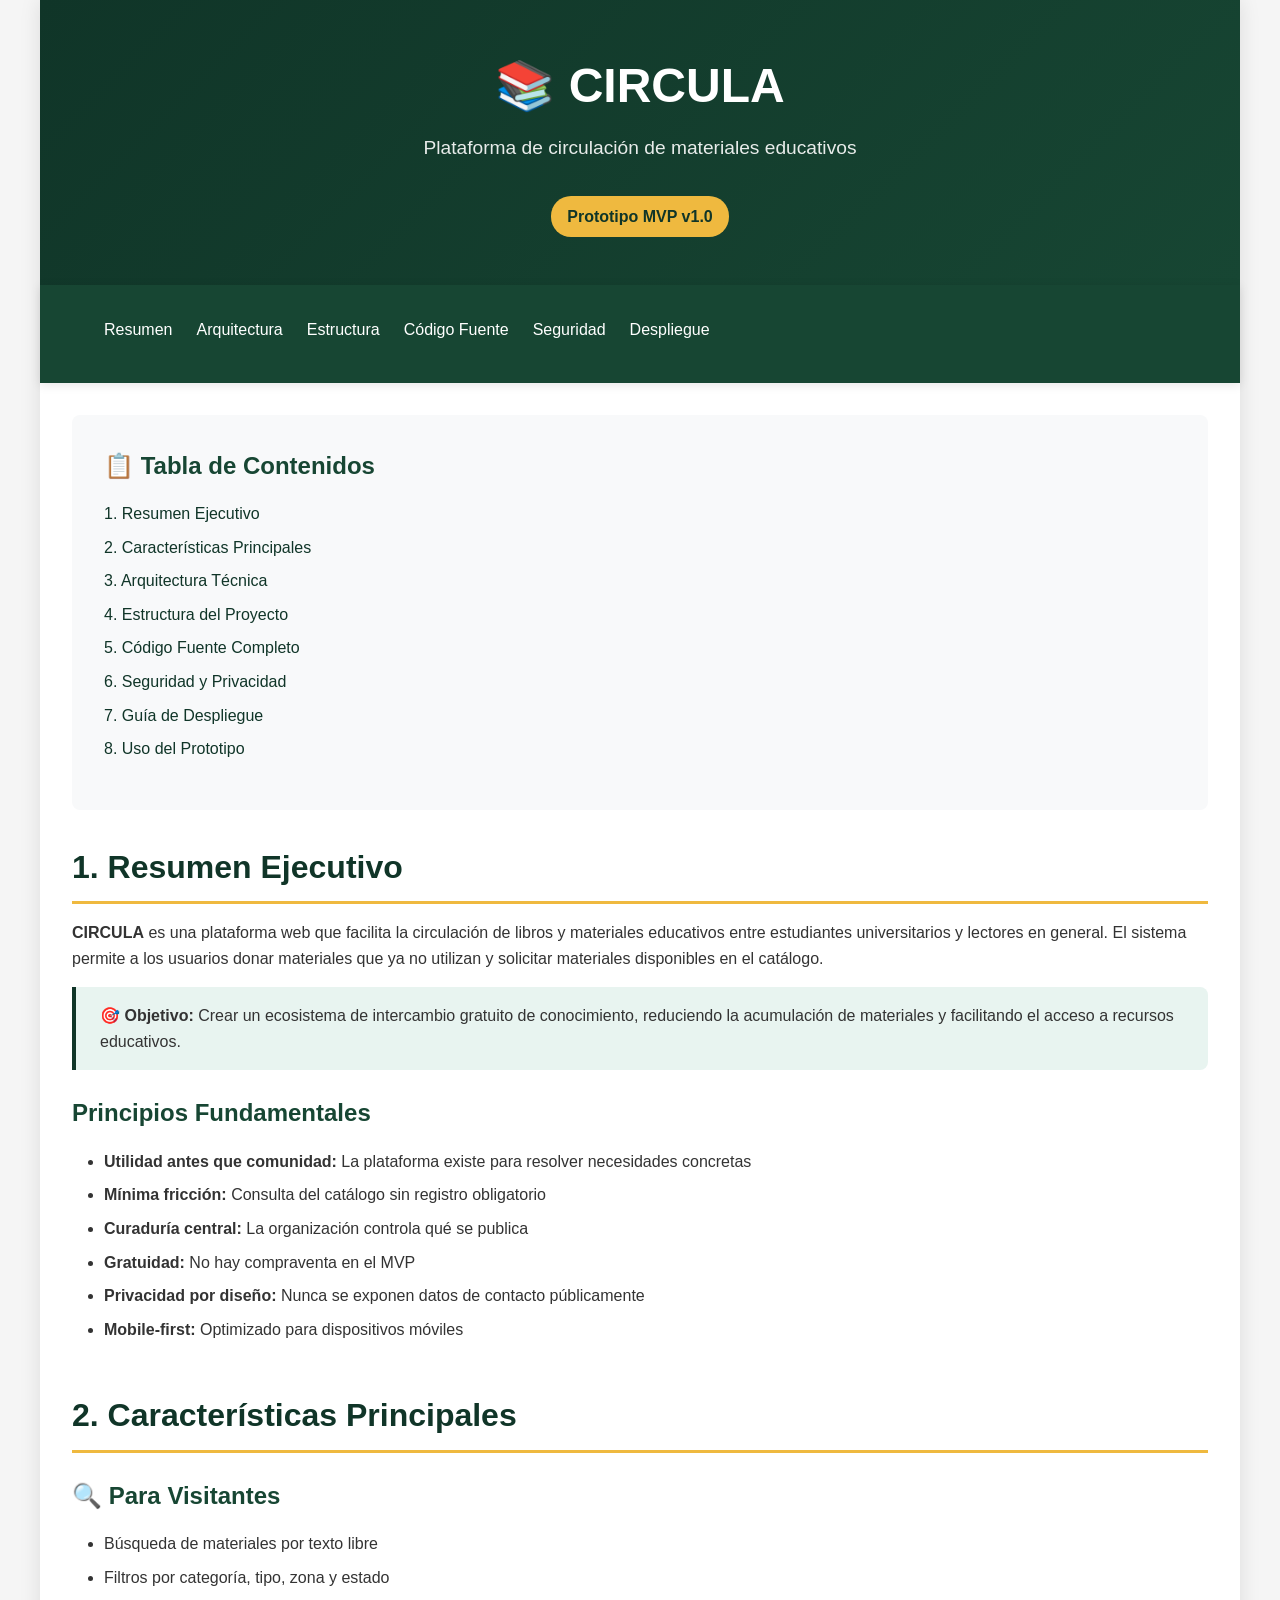
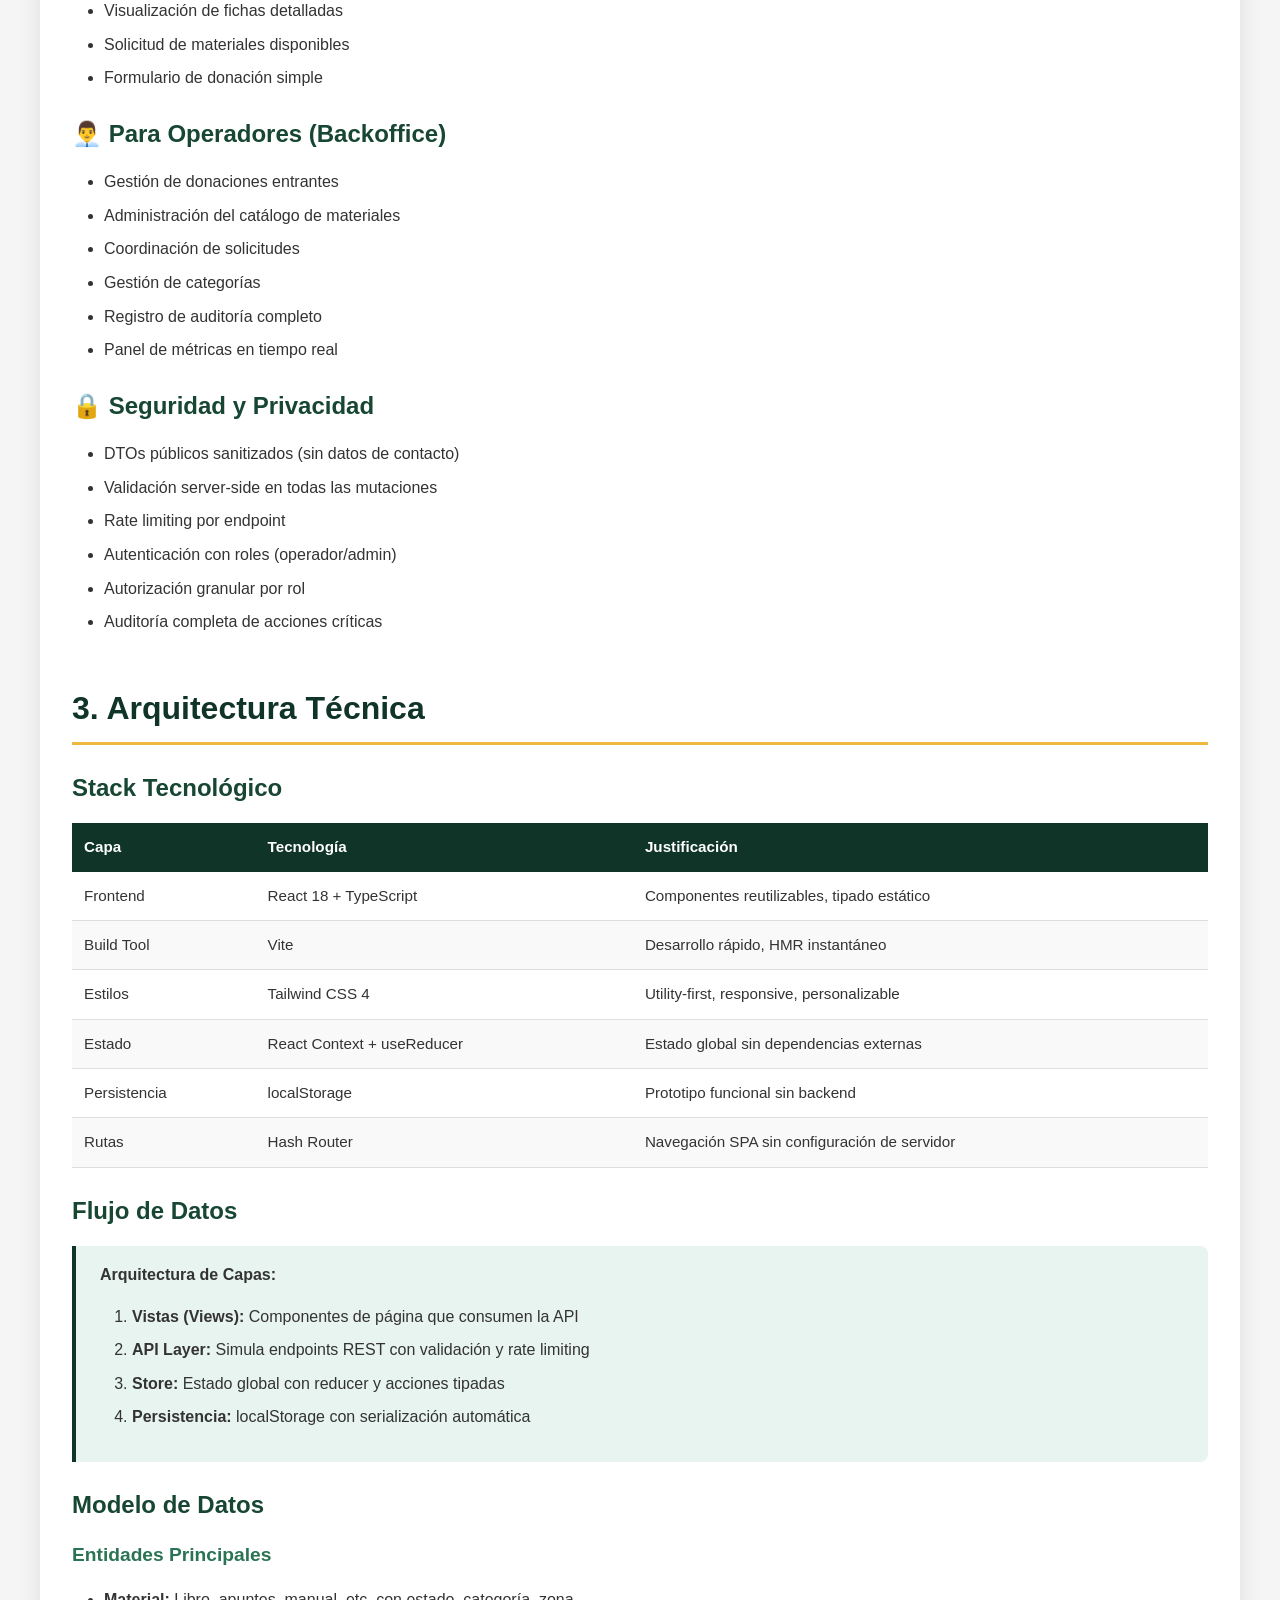
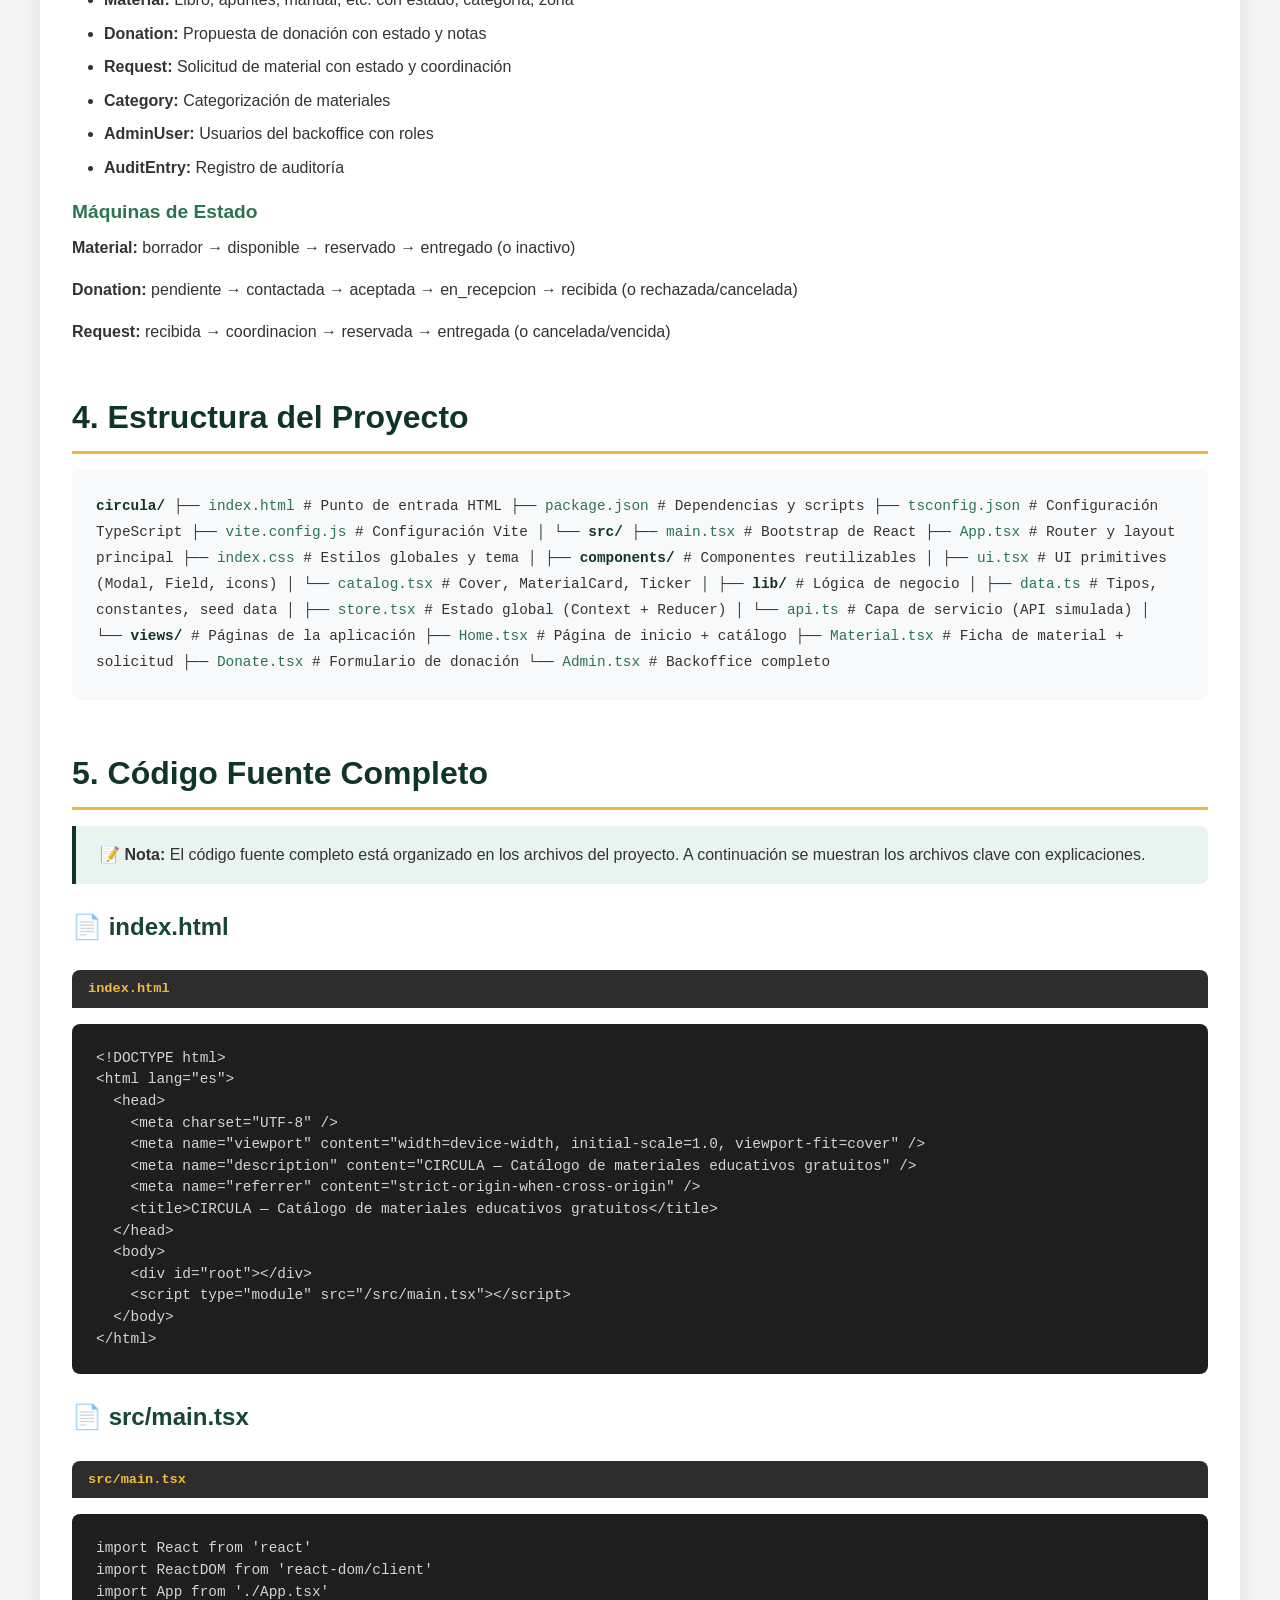
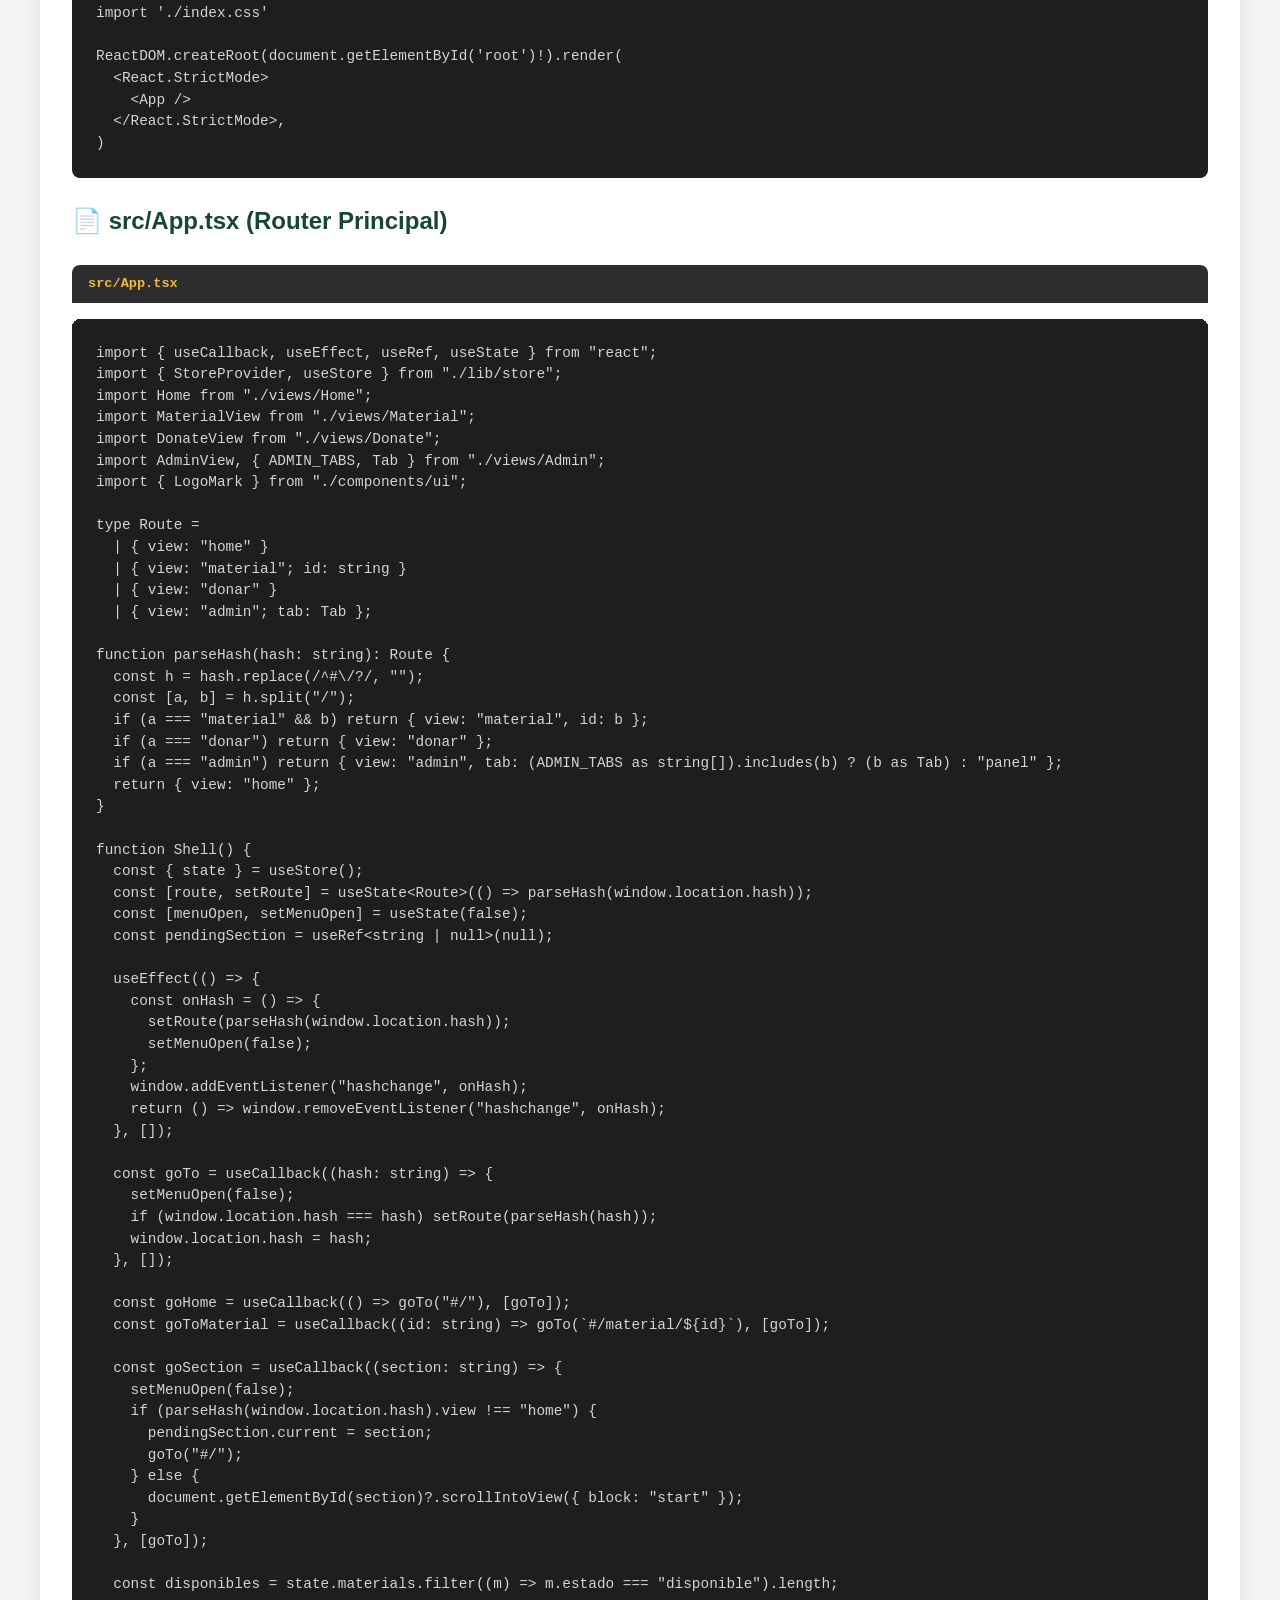
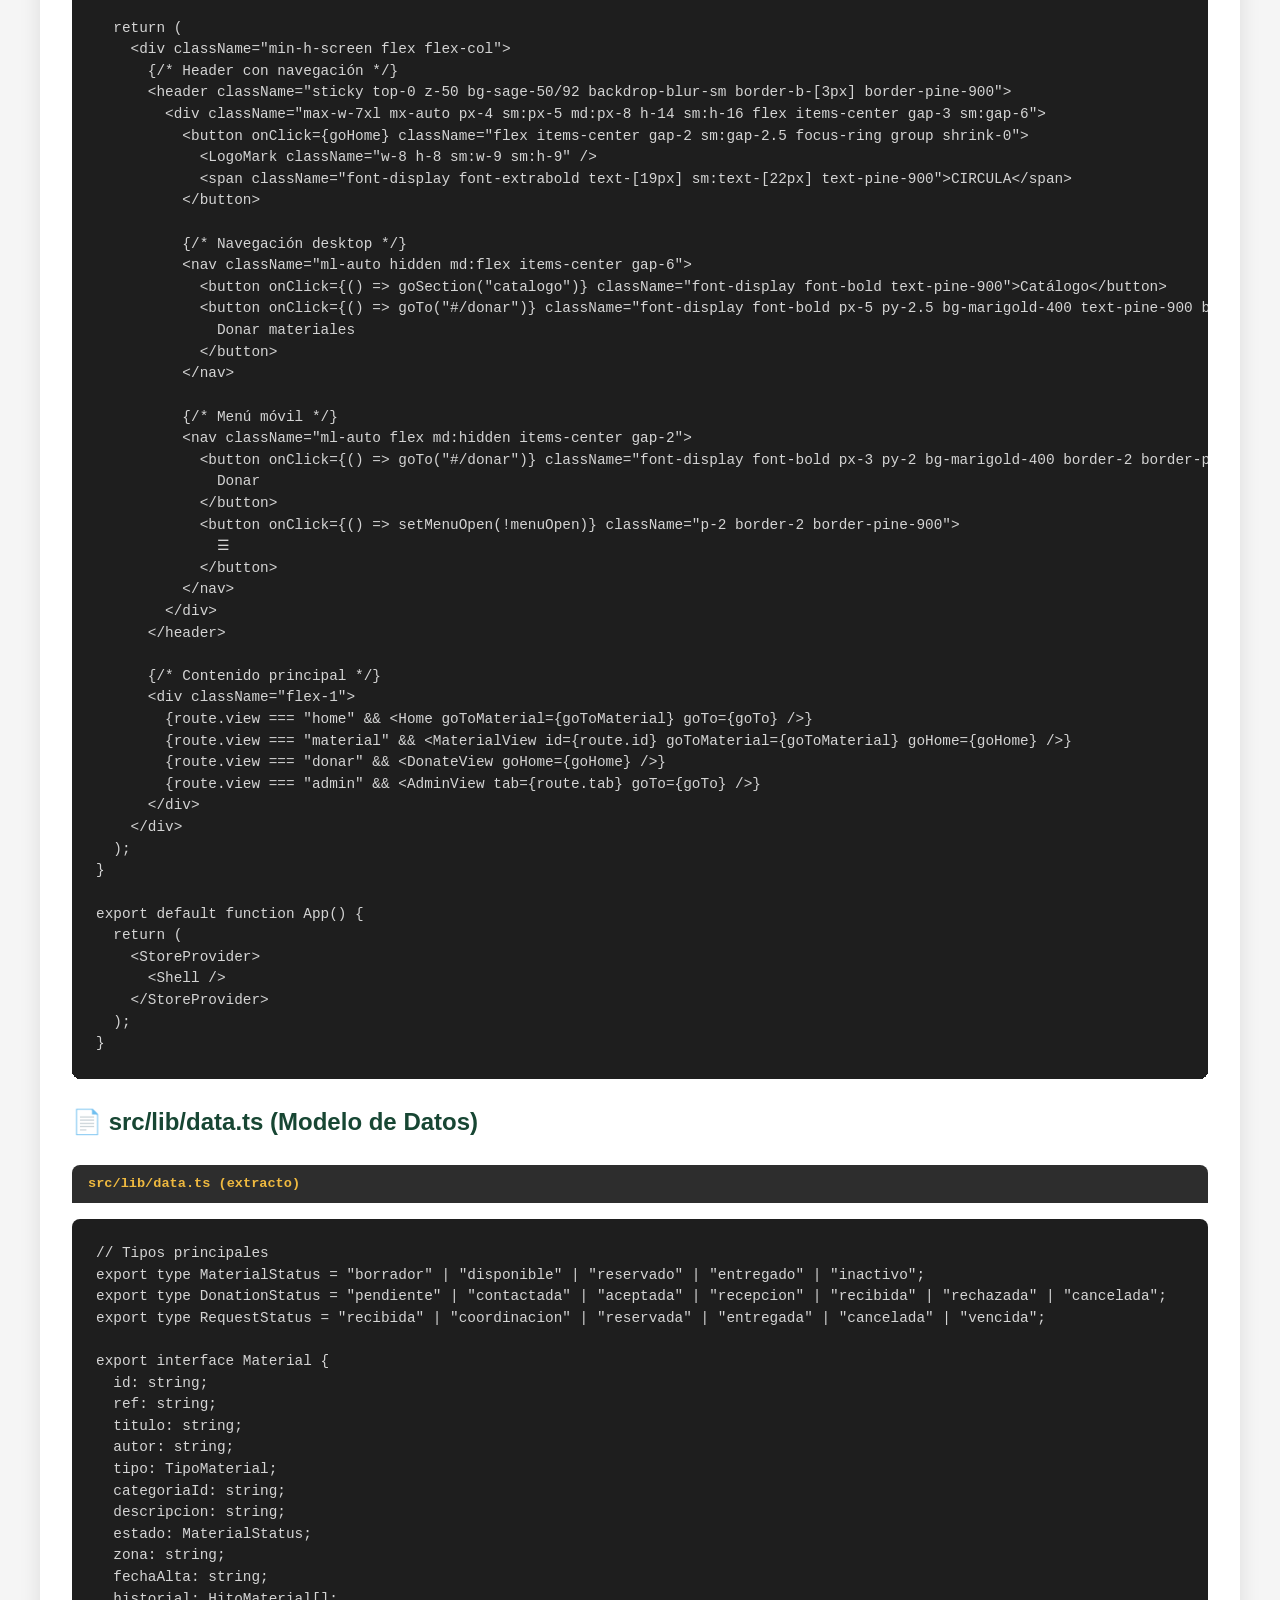
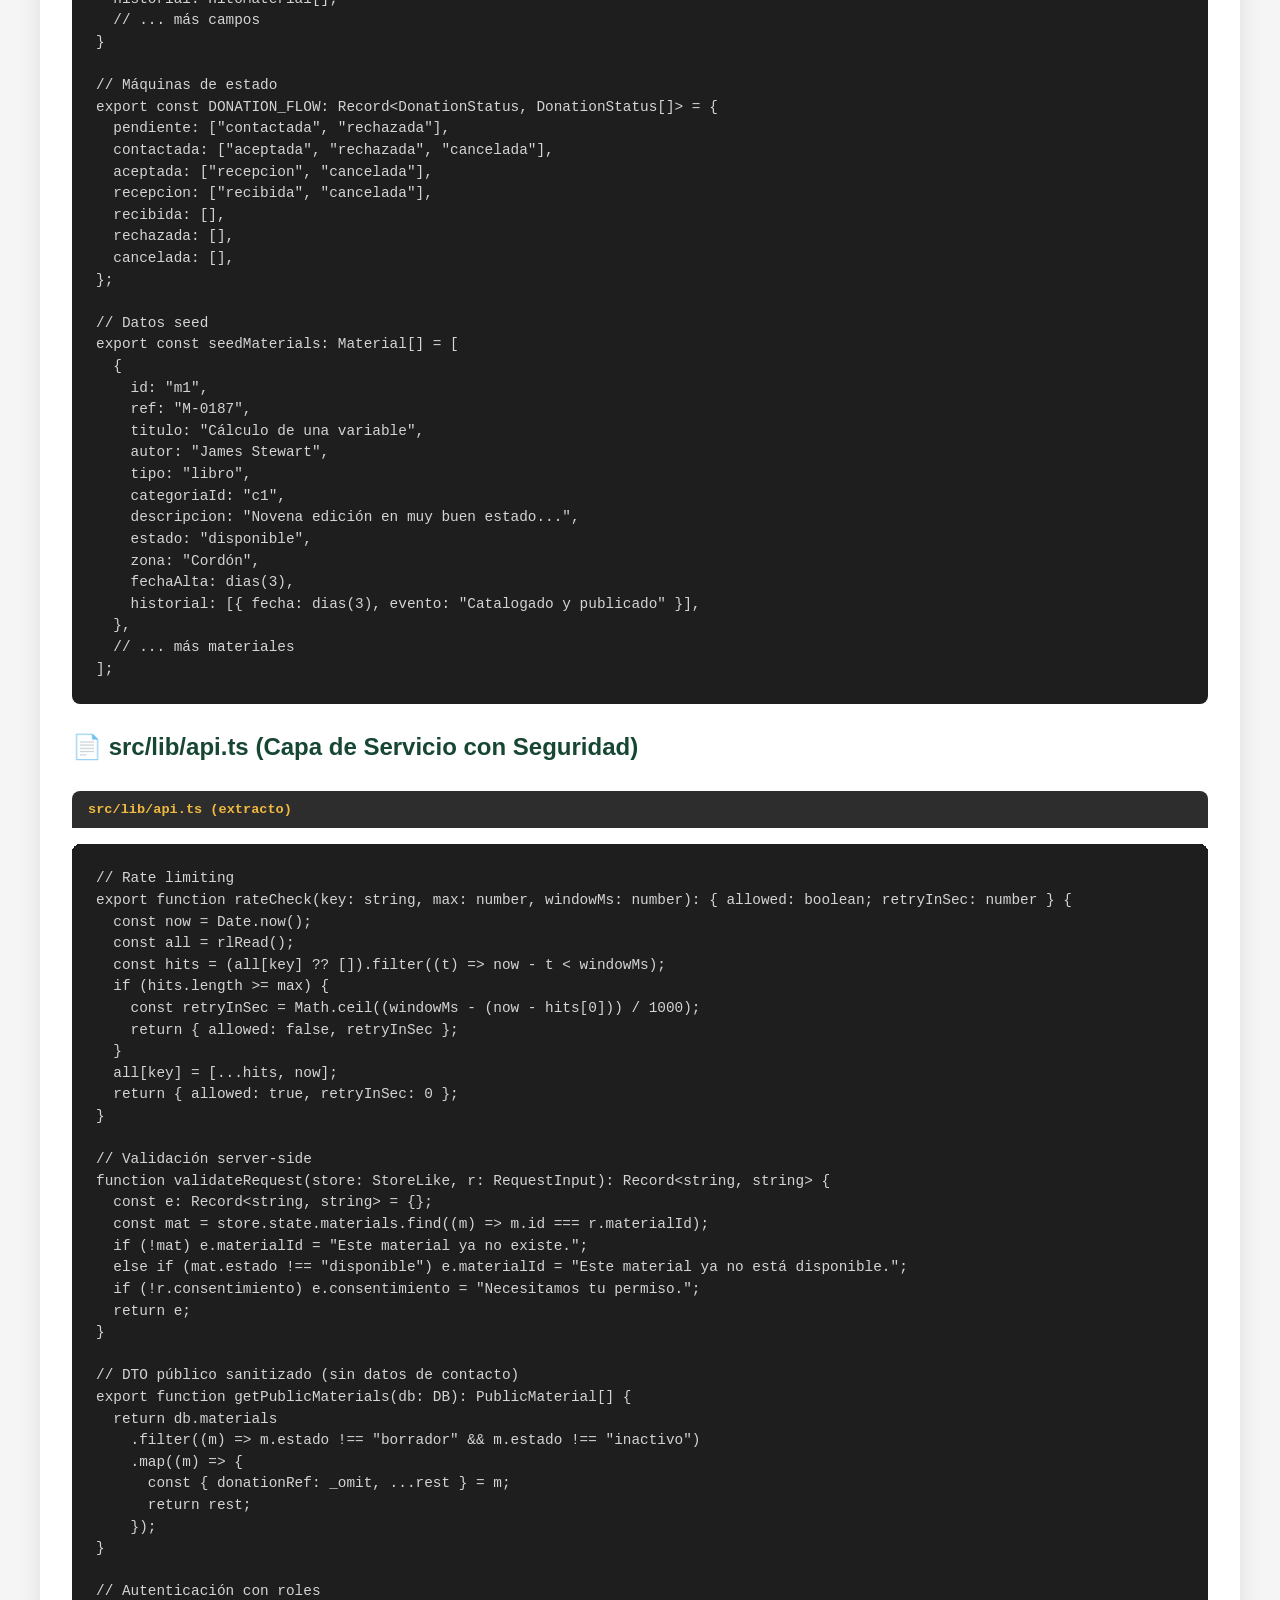
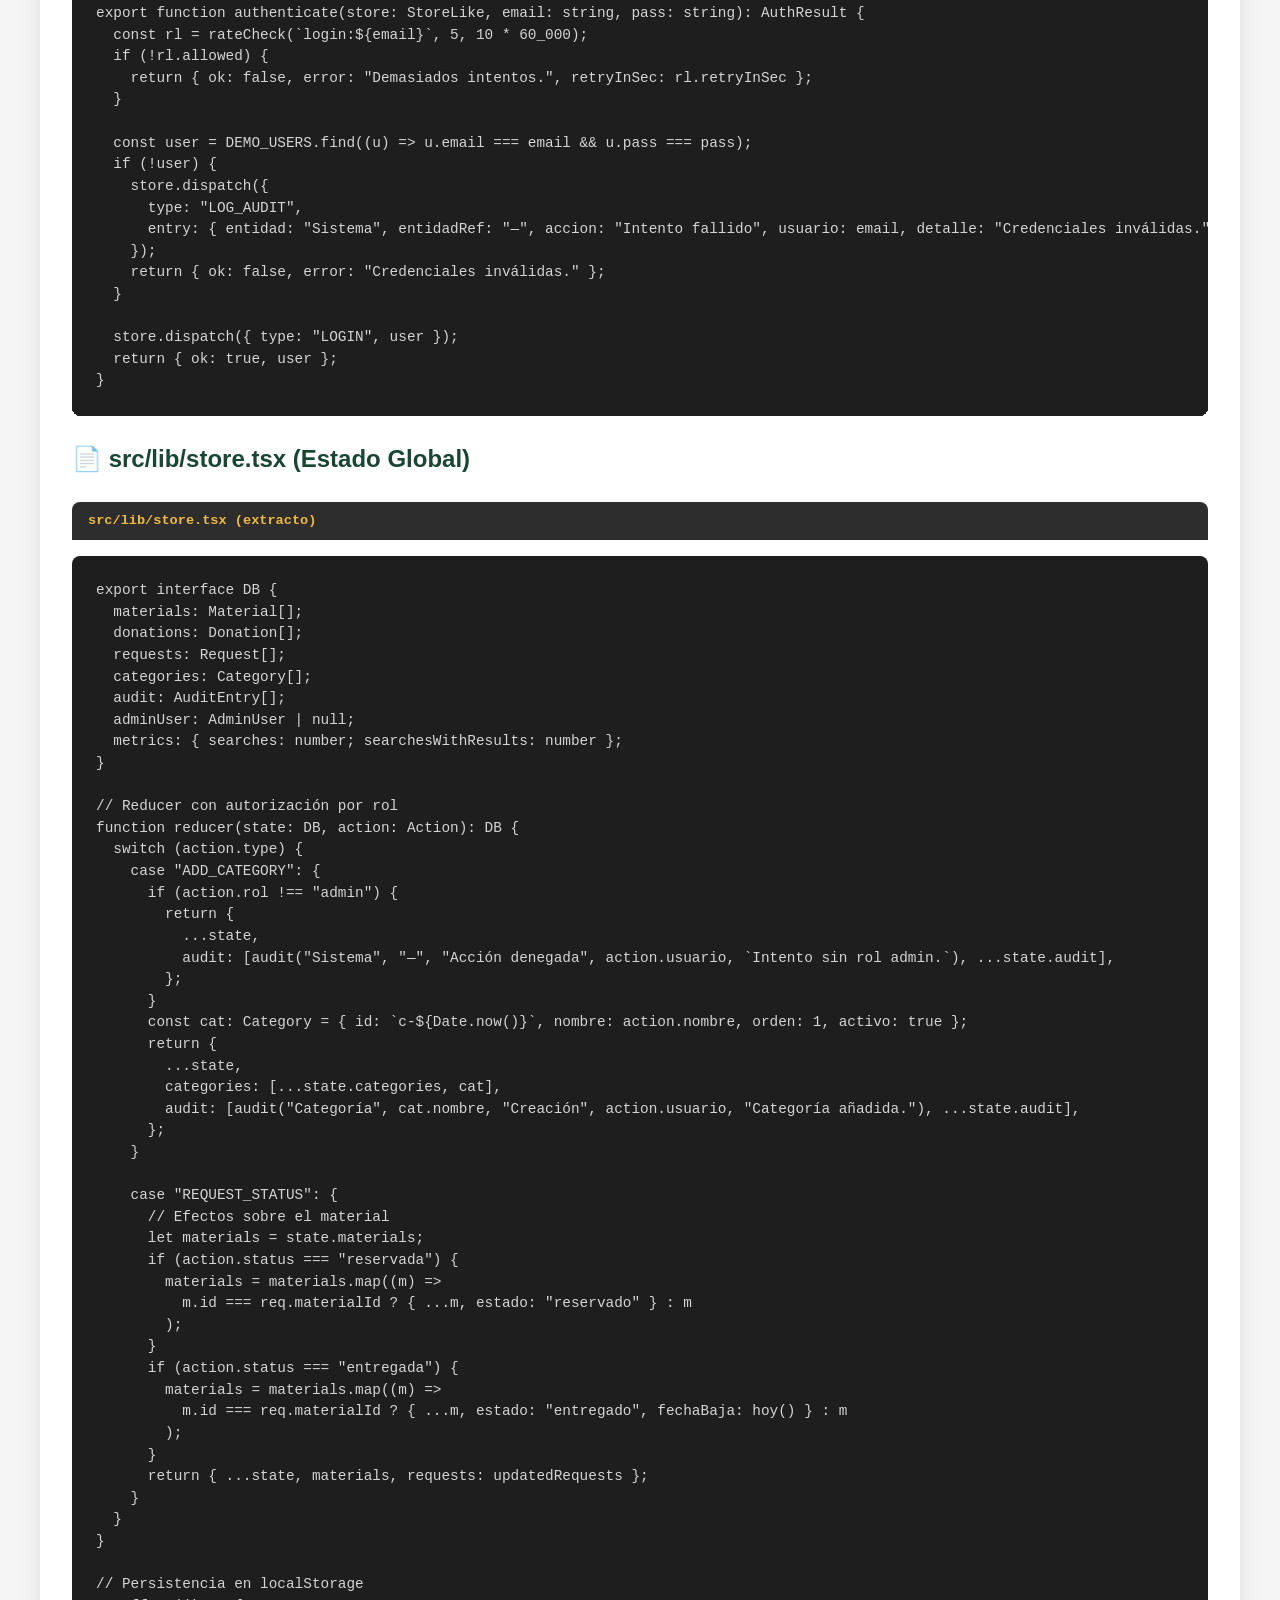
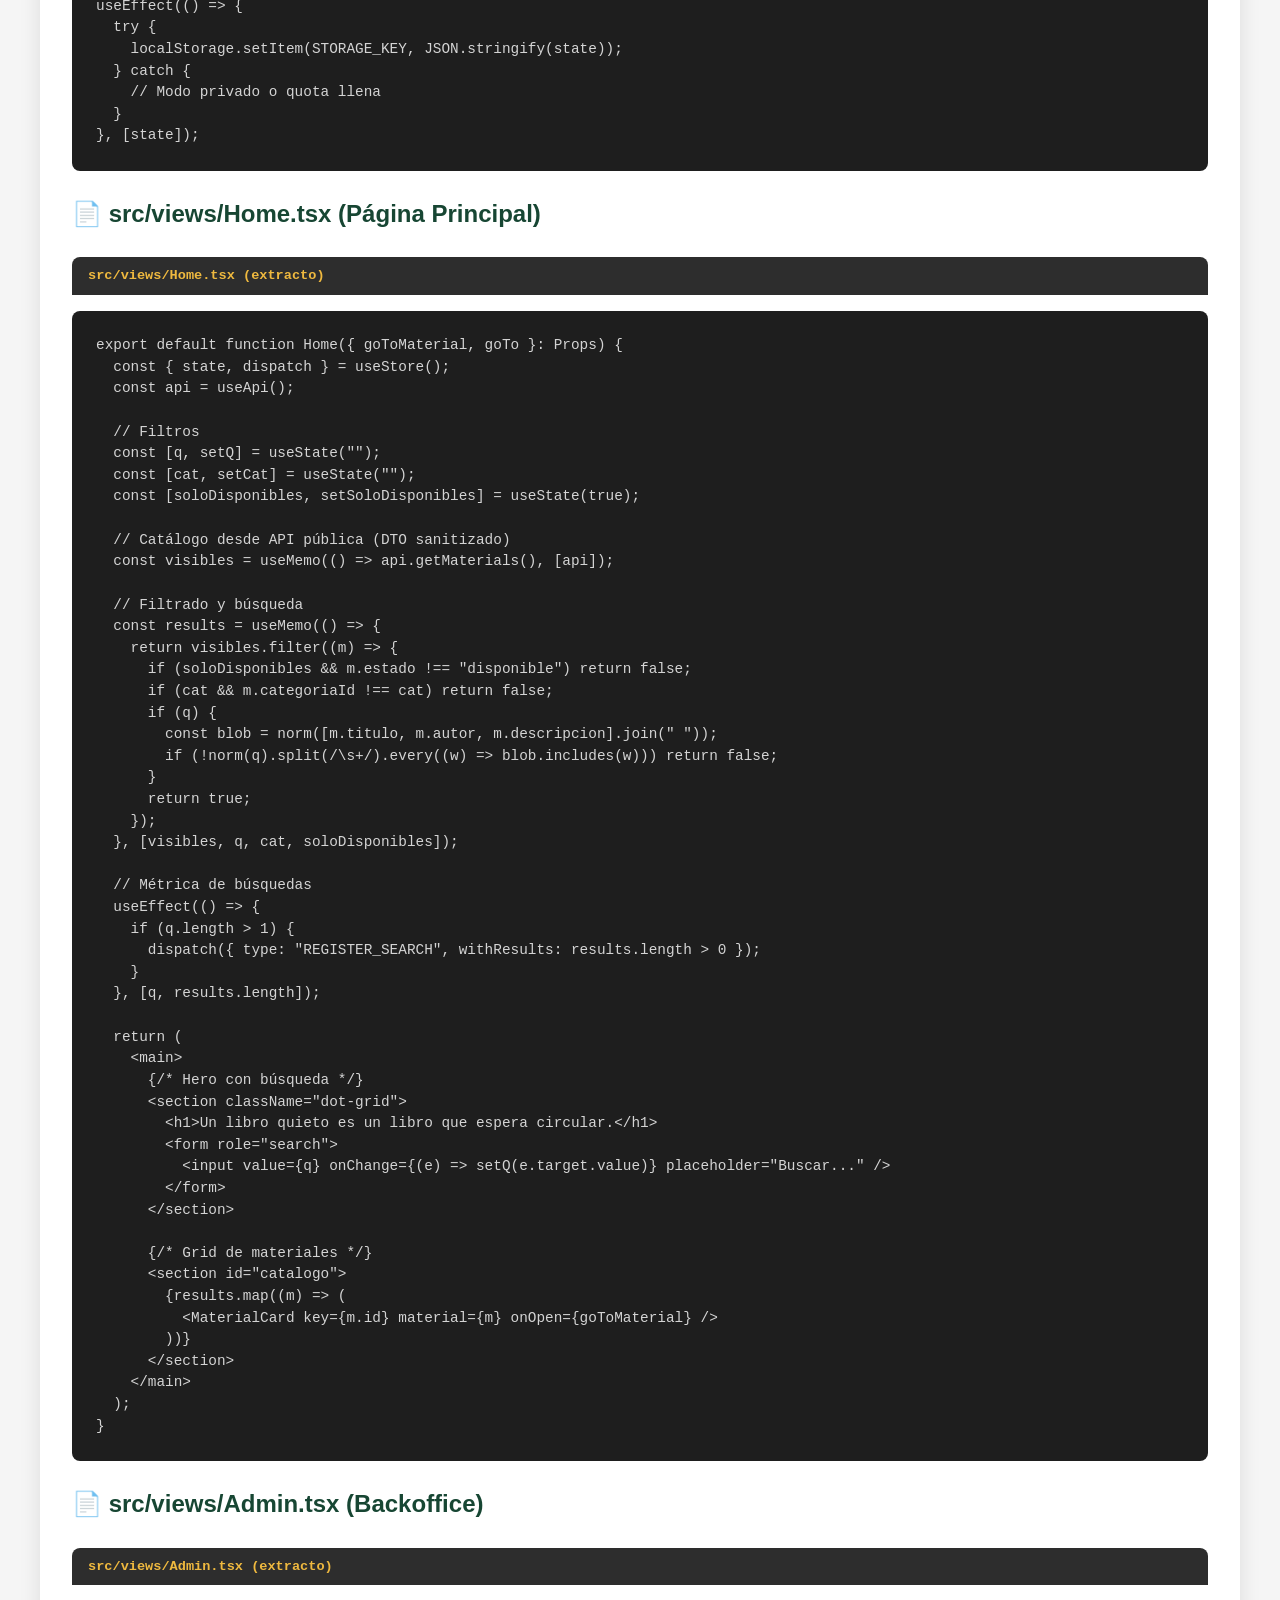
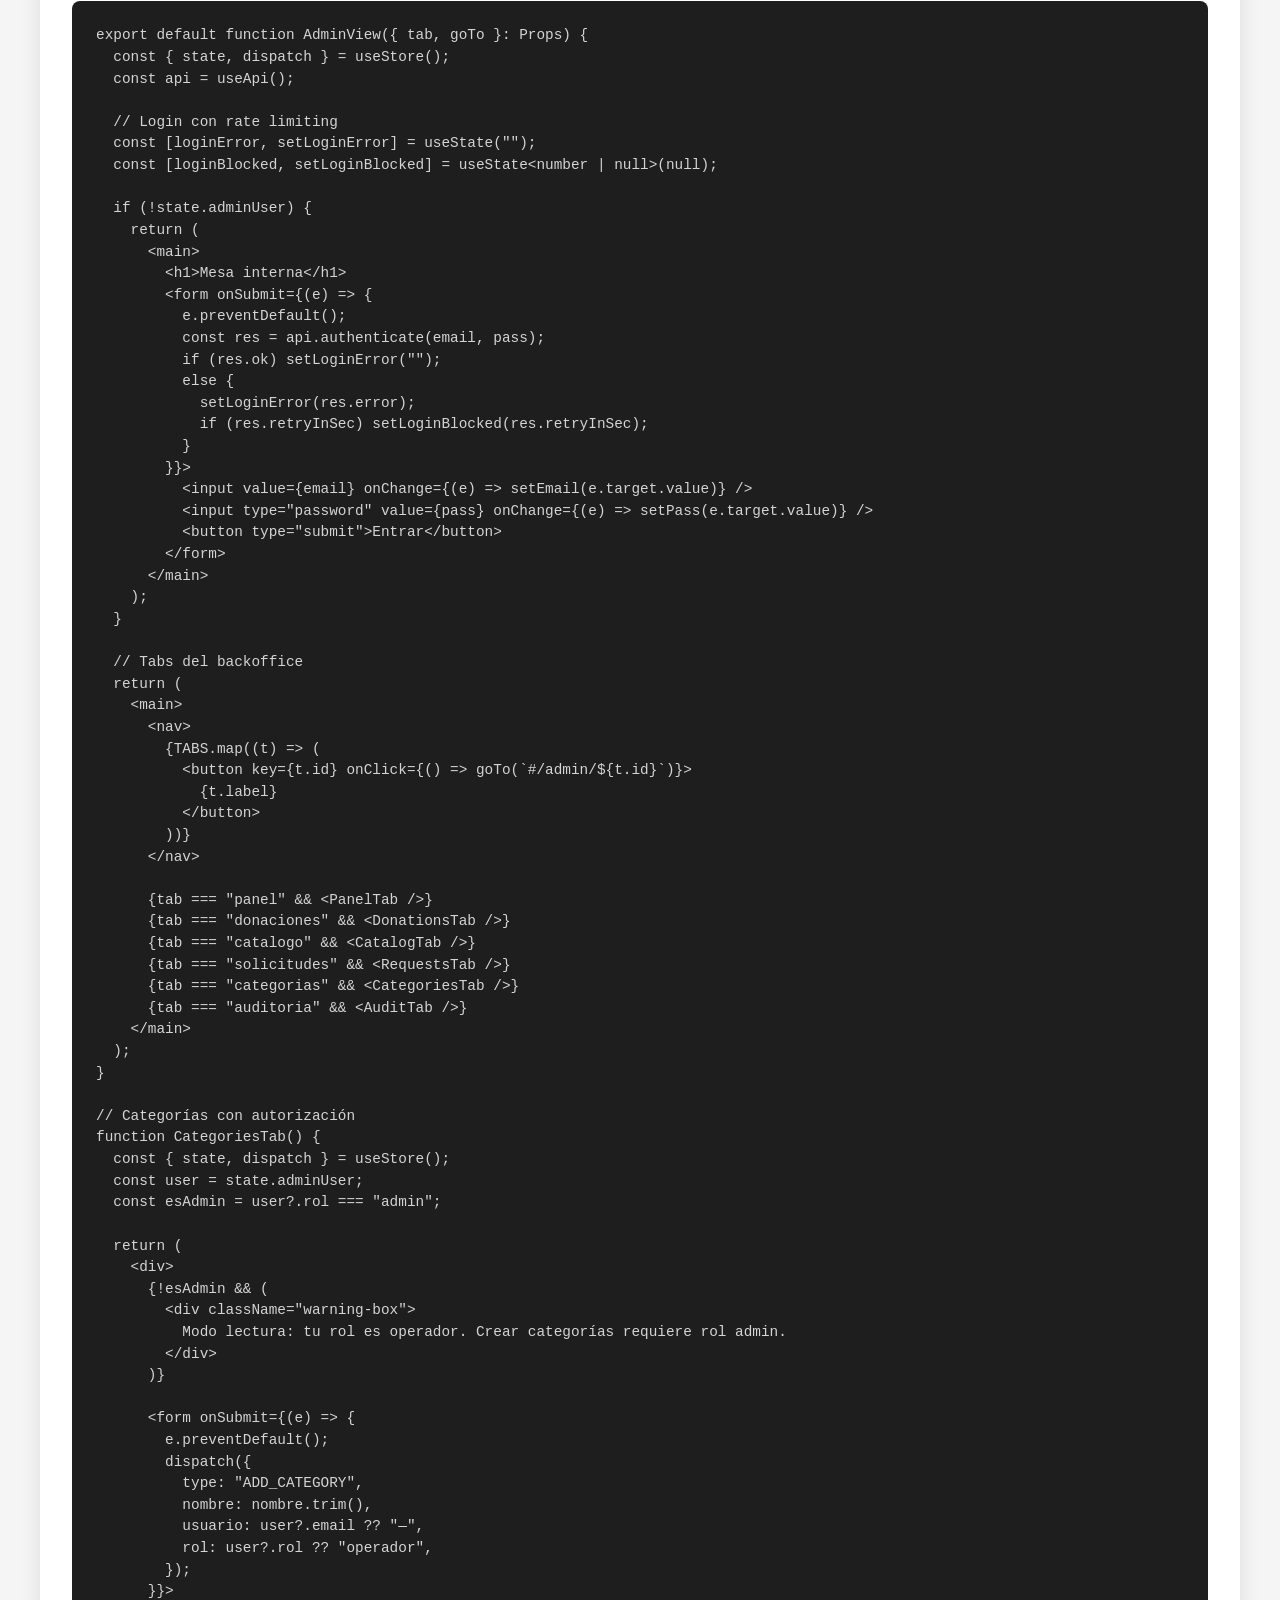
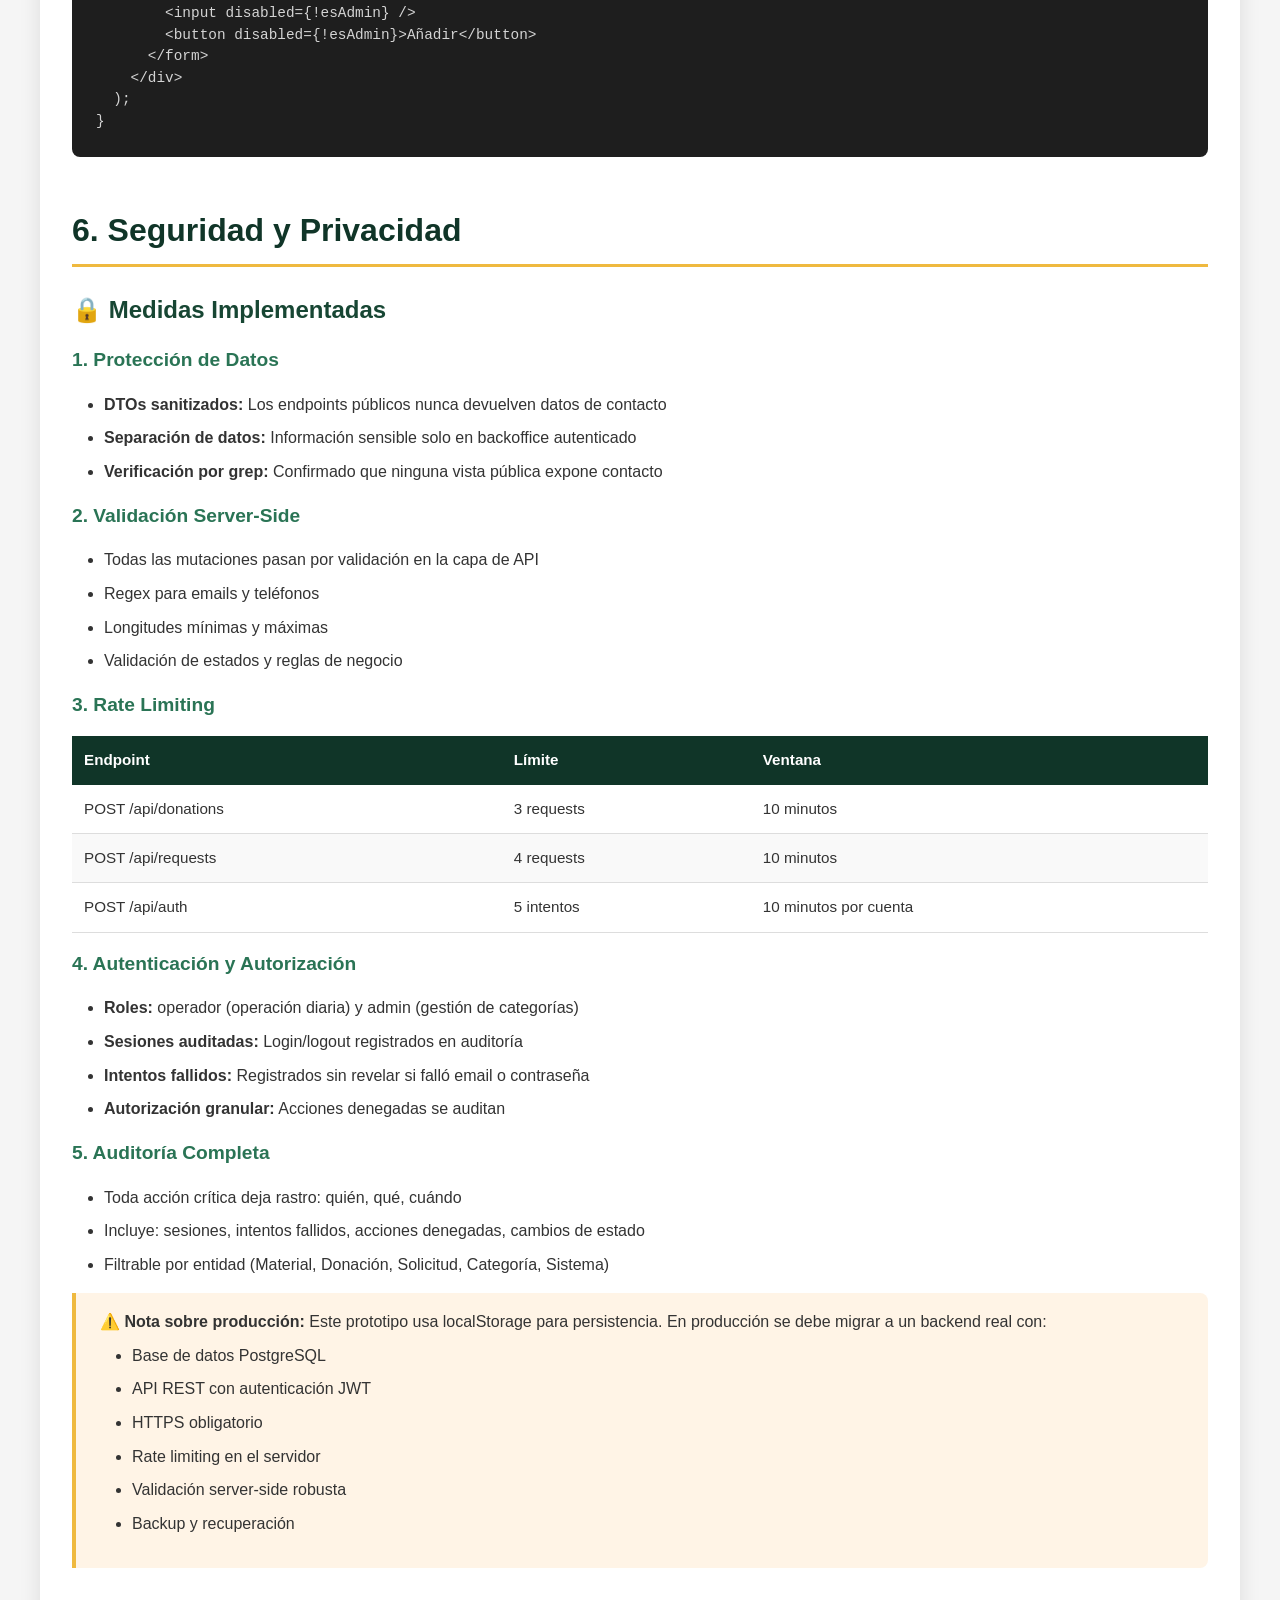
<file: public/assets/aistudio/CIRCULA-Prototipo-Completo_cc5a2f2d.html>
<!DOCTYPE html>
<html lang="es">
<head>
    <meta charset="UTF-8">
    <meta name="viewport" content="width=device-width, initial-scale=1.0">
    <title>CIRCULA - Prototipo Completo</title>
    <style>
        * {
            margin: 0;
            padding: 0;
            box-sizing: border-box;
        }
        
        body {
            font-family: -apple-system, BlinkMacSystemFont, 'Segoe UI', Roboto, Oxygen, Ubuntu, Cantarell, sans-serif;
            line-height: 1.6;
            color: #333;
            background: #f5f5f5;
        }
        
        .container {
            max-width: 1200px;
            margin: 0 auto;
            background: white;
            box-shadow: 0 0 20px rgba(0,0,0,0.1);
        }
        
        header {
            background: linear-gradient(135deg, #103528 0%, #174633 100%);
            color: white;
            padding: 3rem 2rem;
            text-align: center;
        }
        
        header h1 {
            font-size: 3rem;
            margin-bottom: 0.5rem;
            font-weight: 700;
        }
        
        header p {
            font-size: 1.2rem;
            opacity: 0.9;
        }
        
        .version-badge {
            display: inline-block;
            background: #EFB93F;
            color: #103528;
            padding: 0.5rem 1rem;
            border-radius: 20px;
            font-weight: 600;
            margin-top: 1rem;
        }
        
        nav {
            background: #174633;
            padding: 1rem 2rem;
            position: sticky;
            top: 0;
            z-index: 100;
            box-shadow: 0 2px 10px rgba(0,0,0,0.1);
        }
        
        nav ul {
            list-style: none;
            display: flex;
            flex-wrap: wrap;
            gap: 1.5rem;
        }
        
        nav a {
            color: white;
            text-decoration: none;
            font-weight: 500;
            transition: color 0.3s;
        }
        
        nav a:hover {
            color: #EFB93F;
        }
        
        main {
            padding: 2rem;
        }
        
        section {
            margin-bottom: 3rem;
            page-break-inside: avoid;
        }
        
        h2 {
            color: #103528;
            font-size: 2rem;
            margin-bottom: 1rem;
            padding-bottom: 0.5rem;
            border-bottom: 3px solid #EFB93F;
        }
        
        h3 {
            color: #174633;
            font-size: 1.5rem;
            margin: 1.5rem 0 1rem;
        }
        
        h4 {
            color: #2a7455;
            font-size: 1.2rem;
            margin: 1rem 0 0.5rem;
        }
        
        p {
            margin-bottom: 1rem;
        }
        
        ul, ol {
            margin: 1rem 0 1rem 2rem;
        }
        
        li {
            margin-bottom: 0.5rem;
        }
        
        .code-block {
            background: #1e1e1e;
            color: #d4d4d4;
            padding: 1.5rem;
            border-radius: 8px;
            overflow-x: auto;
            margin: 1rem 0;
            font-family: 'Courier New', monospace;
            font-size: 0.9rem;
            line-height: 1.5;
        }
        
        .code-block-header {
            background: #2d2d2d;
            color: #EFB93F;
            padding: 0.5rem 1rem;
            border-radius: 8px 8px 0 0;
            font-family: 'Courier New', monospace;
            font-size: 0.85rem;
            font-weight: 600;
            margin-top: 1.5rem;
        }
        
        .code-block + .code-block {
            margin-top: 0;
            border-radius: 0 0 8px 8px;
        }
        
        .info-box {
            background: #e8f4f0;
            border-left: 4px solid #103528;
            padding: 1rem 1.5rem;
            margin: 1rem 0;
            border-radius: 0 8px 8px 0;
        }
        
        .warning-box {
            background: #fff4e6;
            border-left: 4px solid #EFB93F;
            padding: 1rem 1.5rem;
            margin: 1rem 0;
            border-radius: 0 8px 8px 0;
        }
        
        .success-box {
            background: #e8f8f0;
            border-left: 4px solid #2a7455;
            padding: 1rem 1.5rem;
            margin: 1rem 0;
            border-radius: 0 8px 8px 0;
        }
        
        table {
            width: 100%;
            border-collapse: collapse;
            margin: 1rem 0;
            font-size: 0.95rem;
        }
        
        th {
            background: #103528;
            color: white;
            padding: 0.75rem;
            text-align: left;
            font-weight: 600;
        }
        
        td {
            padding: 0.75rem;
            border-bottom: 1px solid #ddd;
        }
        
        tr:nth-child(even) {
            background: #f9f9f9;
        }
        
        .file-tree {
            background: #f8f9fa;
            padding: 1.5rem;
            border-radius: 8px;
            font-family: 'Courier New', monospace;
            font-size: 0.9rem;
            line-height: 1.8;
        }
        
        .file-tree .folder {
            color: #103528;
            font-weight: 600;
        }
        
        .file-tree .file {
            color: #2a7455;
        }
        
        .toc {
            background: #f8f9fa;
            padding: 2rem;
            border-radius: 8px;
            margin-bottom: 2rem;
        }
        
        .toc h3 {
            margin-top: 0;
        }
        
        .toc ul {
            list-style: none;
            margin-left: 0;
        }
        
        .toc li {
            margin-bottom: 0.5rem;
        }
        
        .toc a {
            color: #103528;
            text-decoration: none;
            transition: color 0.3s;
        }
        
        .toc a:hover {
            color: #EFB93F;
        }
        
        footer {
            background: #103528;
            color: white;
            text-align: center;
            padding: 2rem;
            margin-top: 3rem;
        }
        
        @media print {
            body {
                background: white;
            }
            
            .container {
                box-shadow: none;
            }
            
            nav {
                position: static;
                page-break-after: always;
            }
            
            .code-block {
                page-break-inside: avoid;
            }
            
            section {
                page-break-inside: avoid;
            }
        }
        
        @media (max-width: 768px) {
            header h1 {
                font-size: 2rem;
            }
            
            nav ul {
                flex-direction: column;
                gap: 0.5rem;
            }
            
            main {
                padding: 1rem;
            }
            
            .code-block {
                font-size: 0.8rem;
                padding: 1rem;
            }
        }
    </style>
</head>
<body>
    <div class="container">
        <header>
            <h1>📚 CIRCULA</h1>
            <p>Plataforma de circulación de materiales educativos</p>
            <div class="version-badge">Prototipo MVP v1.0</div>
        </header>
        
        <nav>
            <ul>
                <li><a href="#resumen">Resumen</a></li>
                <li><a href="#arquitectura">Arquitectura</a></li>
                <li><a href="#estructura">Estructura</a></li>
                <li><a href="#codigo">Código Fuente</a></li>
                <li><a href="#seguridad">Seguridad</a></li>
                <li><a href="#despliegue">Despliegue</a></li>
            </ul>
        </nav>
        
        <main>
            <div class="toc">
                <h3>📋 Tabla de Contenidos</h3>
                <ul>
                    <li><a href="#resumen">1. Resumen Ejecutivo</a></li>
                    <li><a href="#caracteristicas">2. Características Principales</a></li>
                    <li><a href="#arquitectura">3. Arquitectura Técnica</a></li>
                    <li><a href="#estructura">4. Estructura del Proyecto</a></li>
                    <li><a href="#codigo">5. Código Fuente Completo</a></li>
                    <li><a href="#seguridad">6. Seguridad y Privacidad</a></li>
                    <li><a href="#despliegue">7. Guía de Despliegue</a></li>
                    <li><a href="#uso">8. Uso del Prototipo</a></li>
                </ul>
            </div>
            
            <section id="resumen">
                <h2>1. Resumen Ejecutivo</h2>
                <p><strong>CIRCULA</strong> es una plataforma web que facilita la circulación de libros y materiales educativos entre estudiantes universitarios y lectores en general. El sistema permite a los usuarios donar materiales que ya no utilizan y solicitar materiales disponibles en el catálogo.</p>
                
                <div class="info-box">
                    <strong>🎯 Objetivo:</strong> Crear un ecosistema de intercambio gratuito de conocimiento, reduciendo la acumulación de materiales y facilitando el acceso a recursos educativos.
                </div>
                
                <h3>Principios Fundamentales</h3>
                <ul>
                    <li><strong>Utilidad antes que comunidad:</strong> La plataforma existe para resolver necesidades concretas</li>
                    <li><strong>Mínima fricción:</strong> Consulta del catálogo sin registro obligatorio</li>
                    <li><strong>Curaduría central:</strong> La organización controla qué se publica</li>
                    <li><strong>Gratuidad:</strong> No hay compraventa en el MVP</li>
                    <li><strong>Privacidad por diseño:</strong> Nunca se exponen datos de contacto públicamente</li>
                    <li><strong>Mobile-first:</strong> Optimizado para dispositivos móviles</li>
                </ul>
            </section>
            
            <section id="caracteristicas">
                <h2>2. Características Principales</h2>
                
                <h3>🔍 Para Visitantes</h3>
                <ul>
                    <li>Búsqueda de materiales por texto libre</li>
                    <li>Filtros por categoría, tipo, zona y estado</li>
                    <li>Visualización de fichas detalladas</li>
                    <li>Solicitud de materiales disponibles</li>
                    <li>Formulario de donación simple</li>
                </ul>
                
                <h3>👨‍💼 Para Operadores (Backoffice)</h3>
                <ul>
                    <li>Gestión de donaciones entrantes</li>
                    <li>Administración del catálogo de materiales</li>
                    <li>Coordinación de solicitudes</li>
                    <li>Gestión de categorías</li>
                    <li>Registro de auditoría completo</li>
                    <li>Panel de métricas en tiempo real</li>
                </ul>
                
                <h3>🔒 Seguridad y Privacidad</h3>
                <ul>
                    <li>DTOs públicos sanitizados (sin datos de contacto)</li>
                    <li>Validación server-side en todas las mutaciones</li>
                    <li>Rate limiting por endpoint</li>
                    <li>Autenticación con roles (operador/admin)</li>
                    <li>Autorización granular por rol</li>
                    <li>Auditoría completa de acciones críticas</li>
                </ul>
            </section>
            
            <section id="arquitectura">
                <h2>3. Arquitectura Técnica</h2>
                
                <h3>Stack Tecnológico</h3>
                <table>
                    <thead>
                        <tr>
                            <th>Capa</th>
                            <th>Tecnología</th>
                            <th>Justificación</th>
                        </tr>
                    </thead>
                    <tbody>
                        <tr>
                            <td>Frontend</td>
                            <td>React 18 + TypeScript</td>
                            <td>Componentes reutilizables, tipado estático</td>
                        </tr>
                        <tr>
                            <td>Build Tool</td>
                            <td>Vite</td>
                            <td>Desarrollo rápido, HMR instantáneo</td>
                        </tr>
                        <tr>
                            <td>Estilos</td>
                            <td>Tailwind CSS 4</td>
                            <td>Utility-first, responsive, personalizable</td>
                        </tr>
                        <tr>
                            <td>Estado</td>
                            <td>React Context + useReducer</td>
                            <td>Estado global sin dependencias externas</td>
                        </tr>
                        <tr>
                            <td>Persistencia</td>
                            <td>localStorage</td>
                            <td>Prototipo funcional sin backend</td>
                        </tr>
                        <tr>
                            <td>Rutas</td>
                            <td>Hash Router</td>
                            <td>Navegación SPA sin configuración de servidor</td>
                        </tr>
                    </tbody>
                </table>
                
                <h3>Flujo de Datos</h3>
                <div class="info-box">
                    <p><strong>Arquitectura de Capas:</strong></p>
                    <ol>
                        <li><strong>Vistas (Views):</strong> Componentes de página que consumen la API</li>
                        <li><strong>API Layer:</strong> Simula endpoints REST con validación y rate limiting</li>
                        <li><strong>Store:</strong> Estado global con reducer y acciones tipadas</li>
                        <li><strong>Persistencia:</strong> localStorage con serialización automática</li>
                    </ol>
                </div>
                
                <h3>Modelo de Datos</h3>
                <h4>Entidades Principales</h4>
                <ul>
                    <li><strong>Material:</strong> Libro, apuntes, manual, etc. con estado, categoría, zona</li>
                    <li><strong>Donation:</strong> Propuesta de donación con estado y notas</li>
                    <li><strong>Request:</strong> Solicitud de material con estado y coordinación</li>
                    <li><strong>Category:</strong> Categorización de materiales</li>
                    <li><strong>AdminUser:</strong> Usuarios del backoffice con roles</li>
                    <li><strong>AuditEntry:</strong> Registro de auditoría</li>
                </ul>
                
                <h4>Máquinas de Estado</h4>
                <p><strong>Material:</strong> borrador → disponible → reservado → entregado (o inactivo)</p>
                <p><strong>Donation:</strong> pendiente → contactada → aceptada → en_recepcion → recibida (o rechazada/cancelada)</p>
                <p><strong>Request:</strong> recibida → coordinacion → reservada → entregada (o cancelada/vencida)</p>
            </section>
            
            <section id="estructura">
                <h2>4. Estructura del Proyecto</h2>
                
                <div class="file-tree">
<span class="folder">circula/</span>
├── <span class="file">index.html</span>                 # Punto de entrada HTML
├── <span class="file">package.json</span>               # Dependencias y scripts
├── <span class="file">tsconfig.json</span>              # Configuración TypeScript
├── <span class="file">vite.config.js</span>             # Configuración Vite
│
└── <span class="folder">src/</span>
    ├── <span class="file">main.tsx</span>                 # Bootstrap de React
    ├── <span class="file">App.tsx</span>                  # Router y layout principal
    ├── <span class="file">index.css</span>                # Estilos globales y tema
    │
    ├── <span class="folder">components/</span>              # Componentes reutilizables
    │   ├── <span class="file">ui.tsx</span>               # UI primitives (Modal, Field, icons)
    │   └── <span class="file">catalog.tsx</span>          # Cover, MaterialCard, Ticker
    │
    ├── <span class="folder">lib/</span>                     # Lógica de negocio
    │   ├── <span class="file">data.ts</span>              # Tipos, constantes, seed data
    │   ├── <span class="file">store.tsx</span>            # Estado global (Context + Reducer)
    │   └── <span class="file">api.ts</span>               # Capa de servicio (API simulada)
    │
    └── <span class="folder">views/</span>                   # Páginas de la aplicación
        ├── <span class="file">Home.tsx</span>             # Página de inicio + catálogo
        ├── <span class="file">Material.tsx</span>         # Ficha de material + solicitud
        ├── <span class="file">Donate.tsx</span>           # Formulario de donación
        └── <span class="file">Admin.tsx</span>            # Backoffice completo
                </div>
            </section>
            
            <section id="codigo">
                <h2>5. Código Fuente Completo</h2>
                
                <div class="info-box">
                    <strong>📝 Nota:</strong> El código fuente completo está organizado en los archivos del proyecto. A continuación se muestran los archivos clave con explicaciones.
                </div>
                
                <h3>📄 index.html</h3>
                <div class="code-block-header">index.html</div>
                <pre class="code-block">&lt;!DOCTYPE html&gt;
&lt;html lang="es"&gt;
  &lt;head&gt;
    &lt;meta charset="UTF-8" /&gt;
    &lt;meta name="viewport" content="width=device-width, initial-scale=1.0, viewport-fit=cover" /&gt;
    &lt;meta name="description" content="CIRCULA — Catálogo de materiales educativos gratuitos" /&gt;
    &lt;meta name="referrer" content="strict-origin-when-cross-origin" /&gt;
    &lt;title&gt;CIRCULA — Catálogo de materiales educativos gratuitos&lt;/title&gt;
  &lt;/head&gt;
  &lt;body&gt;
    &lt;div id="root"&gt;&lt;/div&gt;
    &lt;script type="module" src="/src/main.tsx"&gt;&lt;/script&gt;
  &lt;/body&gt;
&lt;/html&gt;</pre>
                
                <h3>📄 src/main.tsx</h3>
                <div class="code-block-header">src/main.tsx</div>
                <pre class="code-block">import React from 'react'
import ReactDOM from 'react-dom/client'
import App from './App.tsx'
import './index.css'

ReactDOM.createRoot(document.getElementById('root')!).render(
  &lt;React.StrictMode&gt;
    &lt;App /&gt;
  &lt;/React.StrictMode&gt;,
)</pre>
                
                <h3>📄 src/App.tsx (Router Principal)</h3>
                <div class="code-block-header">src/App.tsx</div>
                <pre class="code-block">import { useCallback, useEffect, useRef, useState } from "react";
import { StoreProvider, useStore } from "./lib/store";
import Home from "./views/Home";
import MaterialView from "./views/Material";
import DonateView from "./views/Donate";
import AdminView, { ADMIN_TABS, Tab } from "./views/Admin";
import { LogoMark } from "./components/ui";

type Route =
  | { view: "home" }
  | { view: "material"; id: string }
  | { view: "donar" }
  | { view: "admin"; tab: Tab };

function parseHash(hash: string): Route {
  const h = hash.replace(/^#\/?/, "");
  const [a, b] = h.split("/");
  if (a === "material" && b) return { view: "material", id: b };
  if (a === "donar") return { view: "donar" };
  if (a === "admin") return { view: "admin", tab: (ADMIN_TABS as string[]).includes(b) ? (b as Tab) : "panel" };
  return { view: "home" };
}

function Shell() {
  const { state } = useStore();
  const [route, setRoute] = useState&lt;Route&gt;(() =&gt; parseHash(window.location.hash));
  const [menuOpen, setMenuOpen] = useState(false);
  const pendingSection = useRef&lt;string | null&gt;(null);

  useEffect(() =&gt; {
    const onHash = () =&gt; {
      setRoute(parseHash(window.location.hash));
      setMenuOpen(false);
    };
    window.addEventListener("hashchange", onHash);
    return () =&gt; window.removeEventListener("hashchange", onHash);
  }, []);

  const goTo = useCallback((hash: string) =&gt; {
    setMenuOpen(false);
    if (window.location.hash === hash) setRoute(parseHash(hash));
    window.location.hash = hash;
  }, []);

  const goHome = useCallback(() =&gt; goTo("#/"), [goTo]);
  const goToMaterial = useCallback((id: string) =&gt; goTo(`#/material/${id}`), [goTo]);

  const goSection = useCallback((section: string) =&gt; {
    setMenuOpen(false);
    if (parseHash(window.location.hash).view !== "home") {
      pendingSection.current = section;
      goTo("#/");
    } else {
      document.getElementById(section)?.scrollIntoView({ block: "start" });
    }
  }, [goTo]);

  const disponibles = state.materials.filter((m) =&gt; m.estado === "disponible").length;

  return (
    &lt;div className="min-h-screen flex flex-col"&gt;
      {/* Header con navegación */}
      &lt;header className="sticky top-0 z-50 bg-sage-50/92 backdrop-blur-sm border-b-[3px] border-pine-900"&gt;
        &lt;div className="max-w-7xl mx-auto px-4 sm:px-5 md:px-8 h-14 sm:h-16 flex items-center gap-3 sm:gap-6"&gt;
          &lt;button onClick={goHome} className="flex items-center gap-2 sm:gap-2.5 focus-ring group shrink-0"&gt;
            &lt;LogoMark className="w-8 h-8 sm:w-9 sm:h-9" /&gt;
            &lt;span className="font-display font-extrabold text-[19px] sm:text-[22px] text-pine-900"&gt;CIRCULA&lt;/span&gt;
          &lt;/button&gt;
          
          {/* Navegación desktop */}
          &lt;nav className="ml-auto hidden md:flex items-center gap-6"&gt;
            &lt;button onClick={() =&gt; goSection("catalogo")} className="font-display font-bold text-pine-900"&gt;Catálogo&lt;/button&gt;
            &lt;button onClick={() =&gt; goTo("#/donar")} className="font-display font-bold px-5 py-2.5 bg-marigold-400 text-pine-900 border-2 border-pine-900"&gt;
              Donar materiales
            &lt;/button&gt;
          &lt;/nav&gt;
          
          {/* Menú móvil */}
          &lt;nav className="ml-auto flex md:hidden items-center gap-2"&gt;
            &lt;button onClick={() =&gt; goTo("#/donar")} className="font-display font-bold px-3 py-2 bg-marigold-400 border-2 border-pine-900"&gt;
              Donar
            &lt;/button&gt;
            &lt;button onClick={() =&gt; setMenuOpen(!menuOpen)} className="p-2 border-2 border-pine-900"&gt;
              ☰
            &lt;/button&gt;
          &lt;/nav&gt;
        &lt;/div&gt;
      &lt;/header&gt;

      {/* Contenido principal */}
      &lt;div className="flex-1"&gt;
        {route.view === "home" &amp;&amp; &lt;Home goToMaterial={goToMaterial} goTo={goTo} /&gt;}
        {route.view === "material" &amp;&amp; &lt;MaterialView id={route.id} goToMaterial={goToMaterial} goHome={goHome} /&gt;}
        {route.view === "donar" &amp;&amp; &lt;DonateView goHome={goHome} /&gt;}
        {route.view === "admin" &amp;&amp; &lt;AdminView tab={route.tab} goTo={goTo} /&gt;}
      &lt;/div&gt;
    &lt;/div&gt;
  );
}

export default function App() {
  return (
    &lt;StoreProvider&gt;
      &lt;Shell /&gt;
    &lt;/StoreProvider&gt;
  );
}</pre>
                
                <h3>📄 src/lib/data.ts (Modelo de Datos)</h3>
                <div class="code-block-header">src/lib/data.ts (extracto)</div>
                <pre class="code-block">// Tipos principales
export type MaterialStatus = "borrador" | "disponible" | "reservado" | "entregado" | "inactivo";
export type DonationStatus = "pendiente" | "contactada" | "aceptada" | "recepcion" | "recibida" | "rechazada" | "cancelada";
export type RequestStatus = "recibida" | "coordinacion" | "reservada" | "entregada" | "cancelada" | "vencida";

export interface Material {
  id: string;
  ref: string;
  titulo: string;
  autor: string;
  tipo: TipoMaterial;
  categoriaId: string;
  descripcion: string;
  estado: MaterialStatus;
  zona: string;
  fechaAlta: string;
  historial: HitoMaterial[];
  // ... más campos
}

// Máquinas de estado
export const DONATION_FLOW: Record&lt;DonationStatus, DonationStatus[]&gt; = {
  pendiente: ["contactada", "rechazada"],
  contactada: ["aceptada", "rechazada", "cancelada"],
  aceptada: ["recepcion", "cancelada"],
  recepcion: ["recibida", "cancelada"],
  recibida: [],
  rechazada: [],
  cancelada: [],
};

// Datos seed
export const seedMaterials: Material[] = [
  {
    id: "m1",
    ref: "M-0187",
    titulo: "Cálculo de una variable",
    autor: "James Stewart",
    tipo: "libro",
    categoriaId: "c1",
    descripcion: "Novena edición en muy buen estado...",
    estado: "disponible",
    zona: "Cordón",
    fechaAlta: dias(3),
    historial: [{ fecha: dias(3), evento: "Catalogado y publicado" }],
  },
  // ... más materiales
];</pre>
                
                <h3>📄 src/lib/api.ts (Capa de Servicio con Seguridad)</h3>
                <div class="code-block-header">src/lib/api.ts (extracto)</div>
                <pre class="code-block">// Rate limiting
export function rateCheck(key: string, max: number, windowMs: number): { allowed: boolean; retryInSec: number } {
  const now = Date.now();
  const all = rlRead();
  const hits = (all[key] ?? []).filter((t) =&gt; now - t &lt; windowMs);
  if (hits.length &gt;= max) {
    const retryInSec = Math.ceil((windowMs - (now - hits[0])) / 1000);
    return { allowed: false, retryInSec };
  }
  all[key] = [...hits, now];
  return { allowed: true, retryInSec: 0 };
}

// Validación server-side
function validateRequest(store: StoreLike, r: RequestInput): Record&lt;string, string&gt; {
  const e: Record&lt;string, string&gt; = {};
  const mat = store.state.materials.find((m) =&gt; m.id === r.materialId);
  if (!mat) e.materialId = "Este material ya no existe.";
  else if (mat.estado !== "disponible") e.materialId = "Este material ya no está disponible.";
  if (!r.consentimiento) e.consentimiento = "Necesitamos tu permiso.";
  return e;
}

// DTO público sanitizado (sin datos de contacto)
export function getPublicMaterials(db: DB): PublicMaterial[] {
  return db.materials
    .filter((m) =&gt; m.estado !== "borrador" &amp;&amp; m.estado !== "inactivo")
    .map((m) =&gt; {
      const { donationRef: _omit, ...rest } = m;
      return rest;
    });
}

// Autenticación con roles
export function authenticate(store: StoreLike, email: string, pass: string): AuthResult {
  const rl = rateCheck(`login:${email}`, 5, 10 * 60_000);
  if (!rl.allowed) {
    return { ok: false, error: "Demasiados intentos.", retryInSec: rl.retryInSec };
  }
  
  const user = DEMO_USERS.find((u) =&gt; u.email === email &amp;&amp; u.pass === pass);
  if (!user) {
    store.dispatch({
      type: "LOG_AUDIT",
      entry: { entidad: "Sistema", entidadRef: "—", accion: "Intento fallido", usuario: email, detalle: "Credenciales inválidas." },
    });
    return { ok: false, error: "Credenciales inválidas." };
  }
  
  store.dispatch({ type: "LOGIN", user });
  return { ok: true, user };
}</pre>
                
                <h3>📄 src/lib/store.tsx (Estado Global)</h3>
                <div class="code-block-header">src/lib/store.tsx (extracto)</div>
                <pre class="code-block">export interface DB {
  materials: Material[];
  donations: Donation[];
  requests: Request[];
  categories: Category[];
  audit: AuditEntry[];
  adminUser: AdminUser | null;
  metrics: { searches: number; searchesWithResults: number };
}

// Reducer con autorización por rol
function reducer(state: DB, action: Action): DB {
  switch (action.type) {
    case "ADD_CATEGORY": {
      if (action.rol !== "admin") {
        return {
          ...state,
          audit: [audit("Sistema", "—", "Acción denegada", action.usuario, `Intento sin rol admin.`), ...state.audit],
        };
      }
      const cat: Category = { id: `c-${Date.now()}`, nombre: action.nombre, orden: 1, activo: true };
      return {
        ...state,
        categories: [...state.categories, cat],
        audit: [audit("Categoría", cat.nombre, "Creación", action.usuario, "Categoría añadida."), ...state.audit],
      };
    }
    
    case "REQUEST_STATUS": {
      // Efectos sobre el material
      let materials = state.materials;
      if (action.status === "reservada") {
        materials = materials.map((m) =&gt;
          m.id === req.materialId ? { ...m, estado: "reservado" } : m
        );
      }
      if (action.status === "entregada") {
        materials = materials.map((m) =&gt;
          m.id === req.materialId ? { ...m, estado: "entregado", fechaBaja: hoy() } : m
        );
      }
      return { ...state, materials, requests: updatedRequests };
    }
  }
}

// Persistencia en localStorage
useEffect(() =&gt; {
  try {
    localStorage.setItem(STORAGE_KEY, JSON.stringify(state));
  } catch {
    // Modo privado o quota llena
  }
}, [state]);</pre>
                
                <h3>📄 src/views/Home.tsx (Página Principal)</h3>
                <div class="code-block-header">src/views/Home.tsx (extracto)</div>
                <pre class="code-block">export default function Home({ goToMaterial, goTo }: Props) {
  const { state, dispatch } = useStore();
  const api = useApi();
  
  // Filtros
  const [q, setQ] = useState("");
  const [cat, setCat] = useState("");
  const [soloDisponibles, setSoloDisponibles] = useState(true);
  
  // Catálogo desde API pública (DTO sanitizado)
  const visibles = useMemo(() =&gt; api.getMaterials(), [api]);
  
  // Filtrado y búsqueda
  const results = useMemo(() =&gt; {
    return visibles.filter((m) =&gt; {
      if (soloDisponibles &amp;&amp; m.estado !== "disponible") return false;
      if (cat &amp;&amp; m.categoriaId !== cat) return false;
      if (q) {
        const blob = norm([m.titulo, m.autor, m.descripcion].join(" "));
        if (!norm(q).split(/\s+/).every((w) =&gt; blob.includes(w))) return false;
      }
      return true;
    });
  }, [visibles, q, cat, soloDisponibles]);
  
  // Métrica de búsquedas
  useEffect(() =&gt; {
    if (q.length &gt; 1) {
      dispatch({ type: "REGISTER_SEARCH", withResults: results.length &gt; 0 });
    }
  }, [q, results.length]);
  
  return (
    &lt;main&gt;
      {/* Hero con búsqueda */}
      &lt;section className="dot-grid"&gt;
        &lt;h1&gt;Un libro quieto es un libro que espera circular.&lt;/h1&gt;
        &lt;form role="search"&gt;
          &lt;input value={q} onChange={(e) =&gt; setQ(e.target.value)} placeholder="Buscar..." /&gt;
        &lt;/form&gt;
      &lt;/section&gt;
      
      {/* Grid de materiales */}
      &lt;section id="catalogo"&gt;
        {results.map((m) =&gt; (
          &lt;MaterialCard key={m.id} material={m} onOpen={goToMaterial} /&gt;
        ))}
      &lt;/section&gt;
    &lt;/main&gt;
  );
}</pre>
                
                <h3>📄 src/views/Admin.tsx (Backoffice)</h3>
                <div class="code-block-header">src/views/Admin.tsx (extracto)</div>
                <pre class="code-block">export default function AdminView({ tab, goTo }: Props) {
  const { state, dispatch } = useStore();
  const api = useApi();
  
  // Login con rate limiting
  const [loginError, setLoginError] = useState("");
  const [loginBlocked, setLoginBlocked] = useState&lt;number | null&gt;(null);
  
  if (!state.adminUser) {
    return (
      &lt;main&gt;
        &lt;h1&gt;Mesa interna&lt;/h1&gt;
        &lt;form onSubmit={(e) =&gt; {
          e.preventDefault();
          const res = api.authenticate(email, pass);
          if (res.ok) setLoginError("");
          else {
            setLoginError(res.error);
            if (res.retryInSec) setLoginBlocked(res.retryInSec);
          }
        }}&gt;
          &lt;input value={email} onChange={(e) =&gt; setEmail(e.target.value)} /&gt;
          &lt;input type="password" value={pass} onChange={(e) =&gt; setPass(e.target.value)} /&gt;
          &lt;button type="submit"&gt;Entrar&lt;/button&gt;
        &lt;/form&gt;
      &lt;/main&gt;
    );
  }
  
  // Tabs del backoffice
  return (
    &lt;main&gt;
      &lt;nav&gt;
        {TABS.map((t) =&gt; (
          &lt;button key={t.id} onClick={() =&gt; goTo(`#/admin/${t.id}`)}&gt;
            {t.label}
          &lt;/button&gt;
        ))}
      &lt;/nav&gt;
      
      {tab === "panel" &amp;&amp; &lt;PanelTab /&gt;}
      {tab === "donaciones" &amp;&amp; &lt;DonationsTab /&gt;}
      {tab === "catalogo" &amp;&amp; &lt;CatalogTab /&gt;}
      {tab === "solicitudes" &amp;&amp; &lt;RequestsTab /&gt;}
      {tab === "categorias" &amp;&amp; &lt;CategoriesTab /&gt;}
      {tab === "auditoria" &amp;&amp; &lt;AuditTab /&gt;}
    &lt;/main&gt;
  );
}

// Categorías con autorización
function CategoriesTab() {
  const { state, dispatch } = useStore();
  const user = state.adminUser;
  const esAdmin = user?.rol === "admin";
  
  return (
    &lt;div&gt;
      {!esAdmin &amp;&amp; (
        &lt;div className="warning-box"&gt;
          Modo lectura: tu rol es operador. Crear categorías requiere rol admin.
        &lt;/div&gt;
      )}
      
      &lt;form onSubmit={(e) =&gt; {
        e.preventDefault();
        dispatch({
          type: "ADD_CATEGORY",
          nombre: nombre.trim(),
          usuario: user?.email ?? "—",
          rol: user?.rol ?? "operador",
        });
      }}&gt;
        &lt;input disabled={!esAdmin} /&gt;
        &lt;button disabled={!esAdmin}&gt;Añadir&lt;/button&gt;
      &lt;/form&gt;
    &lt;/div&gt;
  );
}</pre>
            </section>
            
            <section id="seguridad">
                <h2>6. Seguridad y Privacidad</h2>
                
                <h3>🔒 Medidas Implementadas</h3>
                
                <h4>1. Protección de Datos</h4>
                <ul>
                    <li><strong>DTOs sanitizados:</strong> Los endpoints públicos nunca devuelven datos de contacto</li>
                    <li><strong>Separación de datos:</strong> Información sensible solo en backoffice autenticado</li>
                    <li><strong>Verificación por grep:</strong> Confirmado que ninguna vista pública expone contacto</li>
                </ul>
                
                <h4>2. Validación Server-Side</h4>
                <ul>
                    <li>Todas las mutaciones pasan por validación en la capa de API</li>
                    <li>Regex para emails y teléfonos</li>
                    <li>Longitudes mínimas y máximas</li>
                    <li>Validación de estados y reglas de negocio</li>
                </ul>
                
                <h4>3. Rate Limiting</h4>
                <table>
                    <thead>
                        <tr>
                            <th>Endpoint</th>
                            <th>Límite</th>
                            <th>Ventana</th>
                        </tr>
                    </thead>
                    <tbody>
                        <tr>
                            <td>POST /api/donations</td>
                            <td>3 requests</td>
                            <td>10 minutos</td>
                        </tr>
                        <tr>
                            <td>POST /api/requests</td>
                            <td>4 requests</td>
                            <td>10 minutos</td>
                        </tr>
                        <tr>
                            <td>POST /api/auth</td>
                            <td>5 intentos</td>
                            <td>10 minutos por cuenta</td>
                        </tr>
                    </tbody>
                </table>
                
                <h4>4. Autenticación y Autorización</h4>
                <ul>
                    <li><strong>Roles:</strong> operador (operación diaria) y admin (gestión de categorías)</li>
                    <li><strong>Sesiones auditadas:</strong> Login/logout registrados en auditoría</li>
                    <li><strong>Intentos fallidos:</strong> Registrados sin revelar si falló email o contraseña</li>
                    <li><strong>Autorización granular:</strong> Acciones denegadas se auditan</li>
                </ul>
                
                <h4>5. Auditoría Completa</h4>
                <ul>
                    <li>Toda acción crítica deja rastro: quién, qué, cuándo</li>
                    <li>Incluye: sesiones, intentos fallidos, acciones denegadas, cambios de estado</li>
                    <li>Filtrable por entidad (Material, Donación, Solicitud, Categoría, Sistema)</li>
                </ul>
                
                <div class="warning-box">
                    <strong>⚠️ Nota sobre producción:</strong> Este prototipo usa localStorage para persistencia. En producción se debe migrar a un backend real con:
                    <ul style="margin-top: 0.5rem;">
                        <li>Base de datos PostgreSQL</li>
                        <li>API REST con autenticación JWT</li>
                        <li>HTTPS obligatorio</li>
                        <li>Rate limiting en el servidor</li>
                        <li>Validación server-side robusta</li>
                        <li>Backup y recuperación</li>
                    </ul>
                </div>
            </section>
            
            <section id="despliegue">
                <h2>7. Guía de Despliegue</h2>
                
                <h3>🚀 Instalación Local</h3>
                <div class="code-block">
# Clonar el repositorio
git clone &lt;repo-url&gt;
cd circula

# Instalar dependencias
npm install

# Iniciar servidor de desarrollo
npm run dev

# Abrir en navegador
# http://localhost:5173
                </div>
                
                <h3>📦 Build para Producción</h3>
                <div class="code-block">
# Generar build optimizado
npm run build

# Los archivos están en /dist
# Desplegar en cualquier hosting estático:
# - Vercel
# - Netlify
# - GitHub Pages
# - Cloudflare Pages
                </div>
                
                <h3>🔧 Scripts Disponibles</h3>
                <table>
                    <thead>
                        <tr>
                            <th>Comando</th>
                            <th>Descripción</th>
                        </tr>
                    </thead>
                    <tbody>
                        <tr>
                            <td><code>npm run dev</code></td>
                            <td>Inicia servidor de desarrollo con HMR</td>
                        </tr>
                        <tr>
                            <td><code>npm run build</code></td>
                            <td>Genera build optimizado para producción</td>
                        </tr>
                        <tr>
                            <td><code>npm run preview</code></td>
                            <td>Previsualiza el build de producción</td>
                        </tr>
                        <tr>
                            <td><code>npm run typecheck</code></td>
                            <td>Verifica tipos TypeScript sin compilar</td>
                        </tr>
                    </tbody>
                </table>
                
                <h3>🌐 Despliegue en Vercel</h3>
                <div class="code-block">
# Instalar Vercel CLI
npm i -g vercel

# Desplegar
vercel

# Seguir las instrucciones
# - Framework: Vite
# - Build command: npm run build
# - Output directory: dist
                </div>
                
                <h3>🌐 Despliegue en Netlify</h3>
                <div class="code-block">
# Conectar repositorio en Netlify
# Configurar:
# - Build command: npm run build
# - Publish directory: dist
# - Environment: Node 18+
                </div>
            </section>
            
            <section id="uso">
                <h2>8. Uso del Prototipo</h2>
                
                <h3>🏠 Navegación Pública</h3>
                <ol>
                    <li><strong>Inicio:</strong> Página principal con buscador y catálogo</li>
                    <li><strong>Búsqueda:</strong> Filtrar por texto, categoría, tipo, zona</li>
                    <li><strong>Ficha:</strong> Ver detalles de un material</li>
                    <li><strong>Solicitar:</strong> Formulario breve con datos de contacto</li>
                    <li><strong>Donar:</strong> Formulario para proponer materiales</li>
                </ol>
                
                <h3>👨‍💼 Backoffice</h3>
                <div class="info-box">
                    <strong>Credenciales de prueba:</strong>
                    <ul style="margin-top: 0.5rem;">
                        <li><strong>Operador:</strong> operador@circula.uy / operador</li>
                        <li><strong>Admin:</strong> admin@circula.uy / admin</li>
                    </ul>
                </div>
                
                <h4>Flujo de Trabajo del Operador</h4>
                <ol>
                    <li><strong>Panel:</strong> Vista general de métricas y actividad reciente</li>
                    <li><strong>Donaciones:</strong> Revisar propuestas, cambiar estados, crear materiales</li>
                    <li><strong>Catálogo:</strong> Editar materiales, cambiar estados (disponible/reservado/entregado)</li>
                    <li><strong>Solicitudes:</strong> Coordinar retiros, marcar como entregadas</li>
                    <li><strong>Auditoría:</strong> Revisar registro de acciones</li>
                </ol>
                
                <h4>Flujo de Trabajo del Admin</h4>
                <ol>
                    <li>Todas las funciones del operador</li>
                    <li><strong>Categorías:</strong> Crear y activar/desactivar categorías</li>
                </ol>
                
                <h3>📊 Métricas del Sistema</h3>
                <ul>
                    <li><strong>Búsquedas:</strong> Total de búsquedas realizadas</li>
                    <li><strong>% con resultado:</strong> Porcentaje de búsquedas exitosas</li>
                    <li><strong>Materiales disponibles:</strong> Catálogo activo</li>
                    <li><strong>Entregas:</strong> Materiales que ya circulan</li>
                    <li><strong>Donaciones:</strong> Propuestas recibidas</li>
                </ul>
                
                <div class="success-box">
                    <strong>✅ Prototipo funcional completo:</strong> El sistema está listo para ser probado. Todos los flujos principales funcionan: búsqueda, solicitud, donación, backoffice, auditoría y métricas.
                </div>
            </section>
        </main>
        
        <footer>
            <p><strong>CIRCULA</strong> — Plataforma de circulación de materiales educativos</p>
            <p>Prototipo MVP v1.0 · Desarrollado con React + TypeScript + Tailwind CSS</p>
            <p style="margin-top: 1rem; opacity: 0.7;">Documento generado para exportación y presentación</p>
        </footer>
    </div>
    
    <script>
        // Smooth scroll para navegación
        document.querySelectorAll('a[href^="#"]').forEach(anchor => {
            anchor.addEventListener('click', function (e) {
                e.preventDefault();
                const target = document.querySelector(this.getAttribute('href'));
                if (target) {
                    target.scrollIntoView({ behavior: 'smooth', block: 'start' });
                }
            });
        });
        
        // Resaltar sección activa en navegación
        const sections = document.querySelectorAll('section[id]');
        const navLinks = document.querySelectorAll('nav a');
        
        window.addEventListener('scroll', () => {
            let current = '';
            sections.forEach(section => {
                const sectionTop = section.offsetTop;
                const sectionHeight = section.clientHeight;
                if (pageYOffset >= sectionTop - 200) {
                    current = section.getAttribute('id');
                }
            });
            
            navLinks.forEach(link => {
                link.style.color = '';
                if (link.getAttribute('href') === `#${current}`) {
                    link.style.color = '#EFB93F';
                }
            });
        });
    </script>
</body>
</html>
</file>
